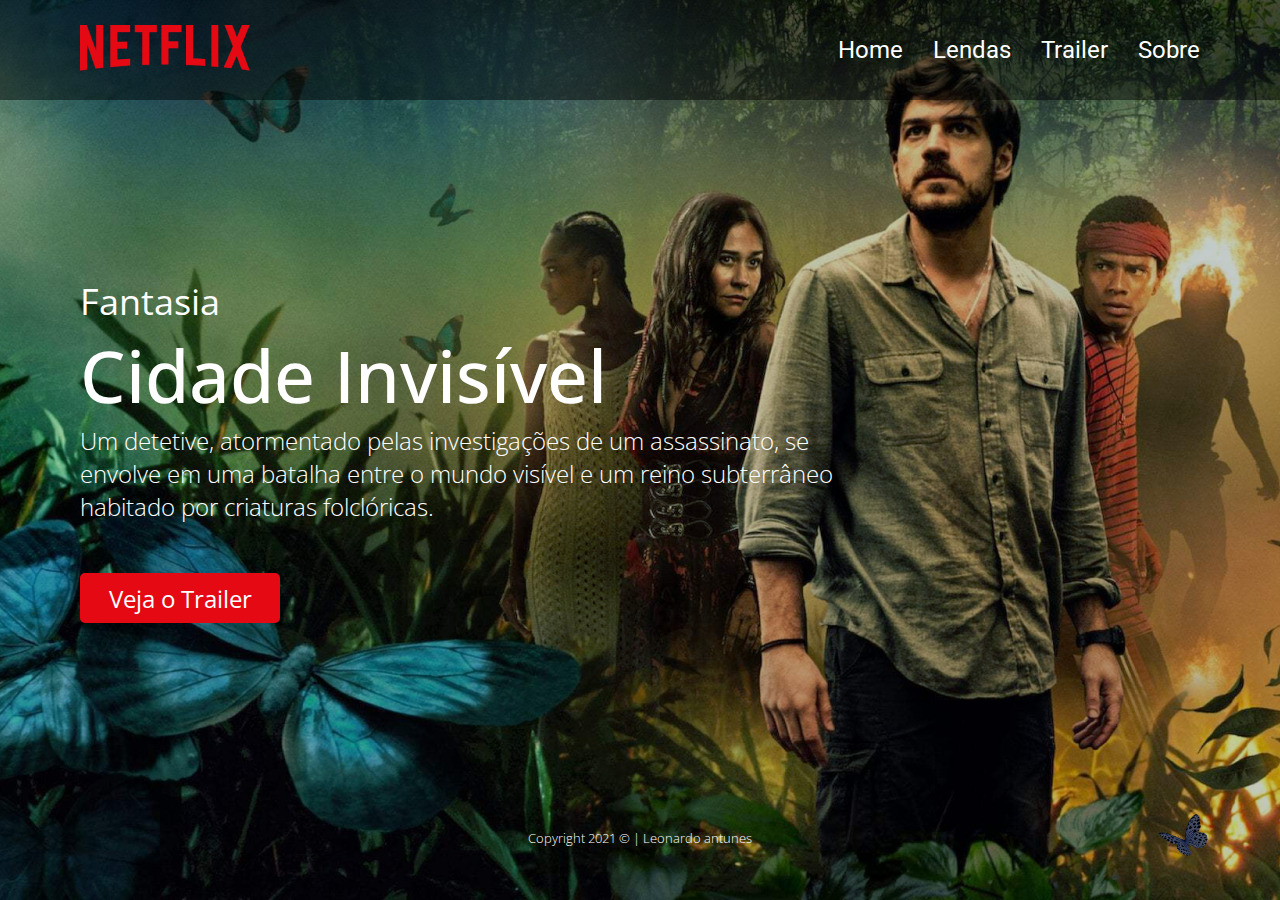
<file: index.html>
<!DOCTYPE html>
<html lang="pt-BR">
    <head>
        <meta charset="UTF-8" />
        <meta name="viewport" content="width=device-width, initial-scale=1.0" />
        <title>Cidade Invisível</title>

        <link rel="preconnect" href="https://fonts.googleapis.com" />
        <link rel="preconnect" href="https://fonts.gstatic.com" crossorigin />
        <link
            href="https://fonts.googleapis.com/css2?family=Open+Sans:ital,wght@0,300;0,400;0,700;0,800;1,300;1,400&family=Roboto:wght@100;400&display=swap"
            rel="stylesheet"
        />

        <link rel="stylesheet" href="./css/reset.css" />
        <link rel="stylesheet" href="./css/style.css" />
        <link rel="stylesheet" href="./css/header.css" />
        <link rel="stylesheet" href="./css/dropdown_menu.css" />
        <link rel="stylesheet" href="./css/home_main.css" />
        <link rel="stylesheet" href="./css/footer.css" />
        <link rel="stylesheet" href="./css/butterfly.css" />
    </head>
    <body>
        <header>
            <a class="netflix-logo" href="https://www.netflix.com/br/" target="_blank"><img src="img/netflix_logo.png" alt="Netflix" /></a>
            <nav class="menu">
                <ul class="menu_list">
                    <li>
                        <a
                            href="./index.html
                        "
                            class="menu_item"
                            >Home</a
                        >
                    </li>
                    <li class="dropdown_container">
                        <a href="" class="menu_item">Lendas</a>

                        <ul class="dropdown">
                            <li><a href="/pages/curupira/curupira.html">Curupira</a></li>
                            <li><a href="/pages/boto/boto.html">Boto</a></li>
                            <li><a href="">Cuca</a></li>
                            <li><a href="">Saci</a></li>
                        </ul>
                    </li>

                    <li><a href="https://www.youtube.com/watch?v=GodwQKNXIYk" target="_blank" class="menu_item">Trailer</a></li>
                    <li><a href="/pages/sobre/sobre.html" class="menu_item">Sobre</a></li>
                </ul>
            </nav>
        </header>

        <main>
            <h2>Fantasia</h2>
            <h1>Cidade Invisível</h1>
            <p>
                Um detetive, atormentado pelas investigações de um assassinato, se envolve em uma batalha entre o mundo visível e um reino subterrâneo
                habitado por criaturas folclóricas.
            </p>

            <a href="https://www.youtube.com/watch?v=GodwQKNXIYk" target="_blank" class="trailer-btn"> Veja o Trailer </a>
        </main>

        <footer><span>Copyright 2021 &copy; | Leonardo antunes</span></footer>

        <img src="./img/butterfly.gif" class="butterfly" />
    </body>
</html>
</file>
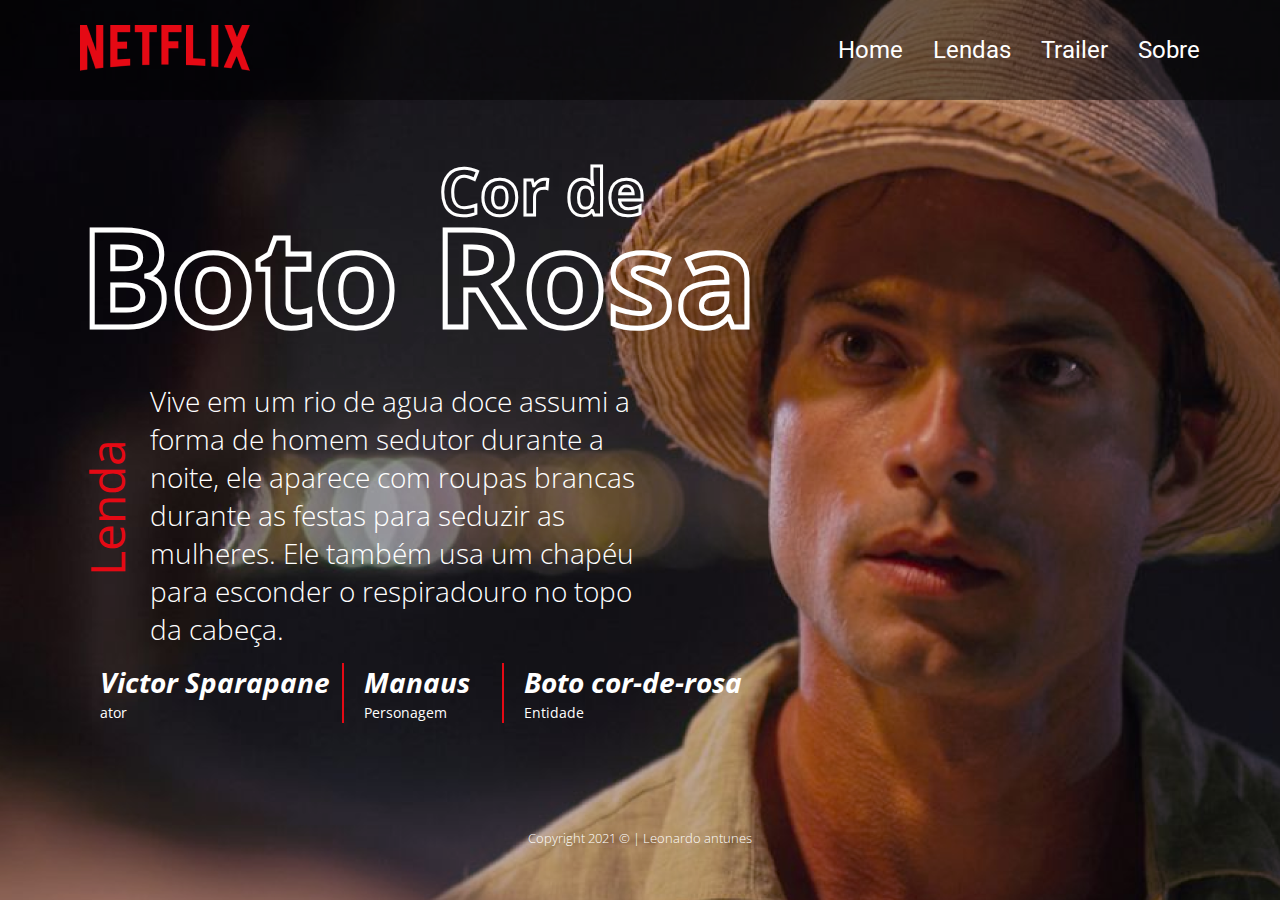
<file: pages/boto/boto.html>
<!DOCTYPE html>
<html lang="pt-BR">
    <head>
        <meta charset="UTF-8" />
        <meta name="viewport" content="width=device-width, initial-scale=1.0" />
        <title>Lendas - Boto cor-de-rosa</title>

        <link rel="preconnect" href="https://fonts.googleapis.com" />
        <link rel="preconnect" href="https://fonts.gstatic.com" crossorigin />
        <link
            href="https://fonts.googleapis.com/css2?family=Open+Sans:ital,wght@0,300;0,400;0,700;0,800;1,300;1,400&family=Roboto:wght@100;400&display=swap"
            rel="stylesheet"
        />

        <link rel="stylesheet" href="/css/reset.css" />
        <link rel="stylesheet" href="/css/header.css" />
        <link rel="stylesheet" href="/css/lendas_main.css" />
        <link rel="stylesheet" href="/css/dropdown_menu.css" />
        <link rel="stylesheet" href="/css/footer.css" />
        <link rel="stylesheet" href="./css/boto.css" />
    </head>
    <body>
        <header>
            <a class="netflix-logo" href="https://www.netflix.com/br/" target="_blank"><img src="/img/netflix_logo.png" alt="Netflix" /></a>
            <nav class="menu">
                <ul class="menu_list">
                    <li><a href="/index.html" class="menu_item">Home</a></li>
                    <li class="dropdown_container">
                        <a href="" class="menu_item">Lendas</a>

                        <ul class="dropdown">
                            <li><a href="/pages/curupira/curupira.html">Curupira</a></li>
                            <li><a href="/pages/boto/boto.html">Boto</a></li>
                            <li><a href="">Cuca</a></li>
                            <li><a href="">Saci</a></li>
                        </ul>
                    </li>

                    <li><a href="https://www.youtube.com/watch?v=GodwQKNXIYk" target="_blank" class="menu_item">Trailer</a></li>
                    <li><a href="/pages/sobre/sobre.html" class="menu_item">Sobre</a></li>
                </ul>
            </nav>
        </header>

        <main>
            <h2>
                <span>Cor de</span>
                Boto Rosa
            </h2>
            <aside><span class="lendas">Lenda</span></aside>
            <p class="desc" style="font-size: 1.75rem">
                Vive em um rio de agua doce assumi a forma de homem sedutor durante a noite, ele aparece com roupas brancas durante as festas para
                seduzir as mulheres. Ele também usa um chapéu para esconder o respiradouro no topo da cabeça.
            </p>

            <ul class="info">
                <li>
                    <h3>Victor Sparapane</h3>
                    <span>ator</span>
                </li>
                <li>
                    <h3>Manaus</h3>
                    <span>Personagem</span>
                </li>
                <li>
                    <h3>Boto cor-de-rosa</h3>
                    <span>Entidade</span>
                </li>
            </ul>
        </main>

        <footer><span>Copyright 2021 &copy; | Leonardo antunes</span></footer>
    </body>
</html>
</file>
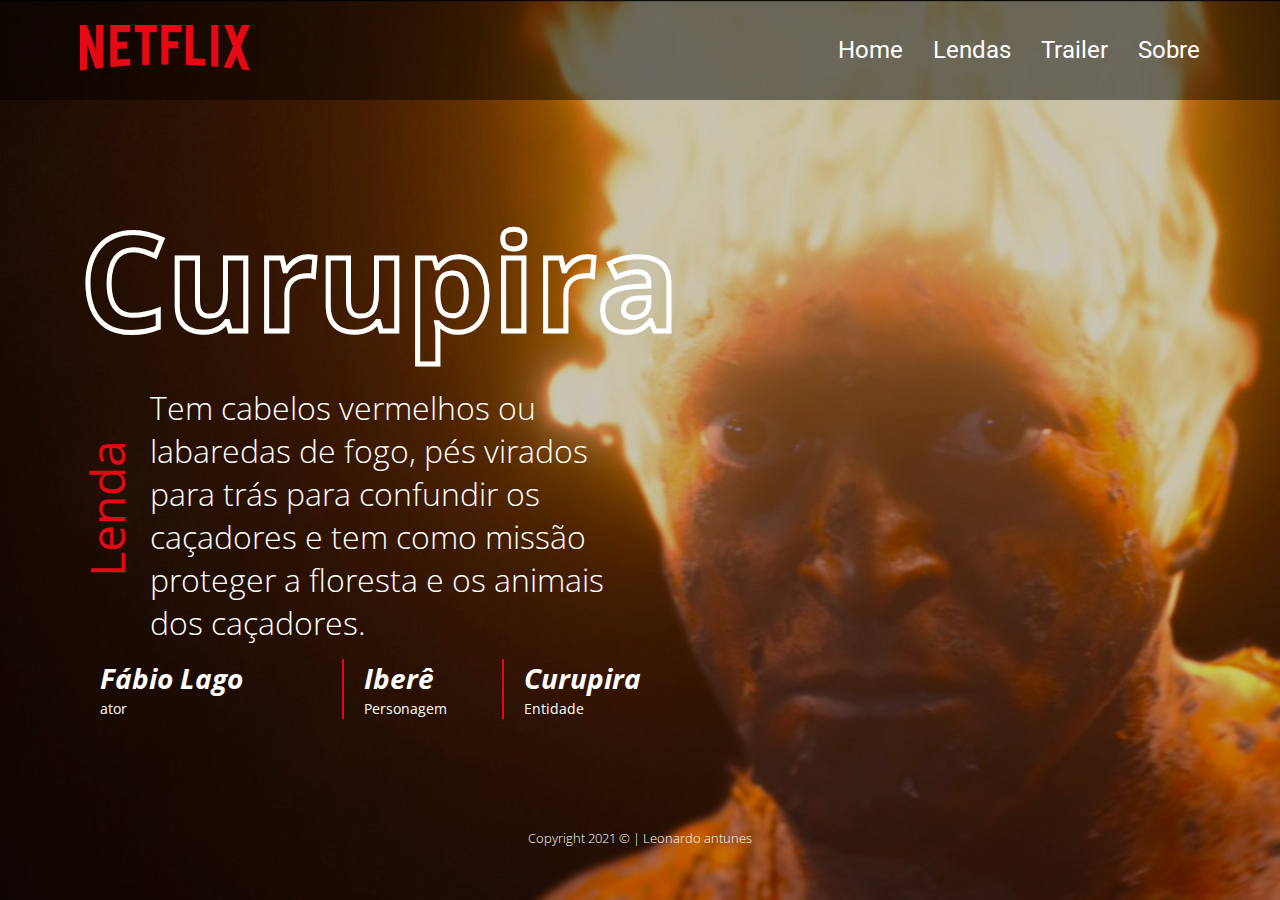
<file: pages/curupira/curupira.html>
<!DOCTYPE html>
<html lang="pt-BR">
    <head>
        <meta charset="UTF-8" />
        <meta name="viewport" content="width=device-width, initial-scale=1.0" />
        <title>Lendas - Curupira</title>

        <link rel="preconnect" href="https://fonts.googleapis.com" />
        <link rel="preconnect" href="https://fonts.gstatic.com" crossorigin />
        <link
            href="https://fonts.googleapis.com/css2?family=Open+Sans:ital,wght@0,300;0,400;0,700;0,800;1,300;1,400&family=Roboto:wght@100;400&display=swap"
            rel="stylesheet"
        />

        <link rel="stylesheet" href="/css/reset.css" />
        <link rel="stylesheet" href="./css/curupira.css" />
        <link rel="stylesheet" href="/css/header.css" />
        <link rel="stylesheet" href="/css/lendas_main.css" />
        <link rel="stylesheet" href="/css/dropdown_menu.css" />
        <link rel="stylesheet" href="/css/footer.css" />
    </head>
    <body>
        <header>
            <a class="netflix-logo" href="https://www.netflix.com/br/" target="_blank"><img src="/img/netflix_logo.png" alt="Netflix" /></a>
            <nav class="menu">
                <ul class="menu_list">
                    <li><a href="/index.html" class="menu_item">Home</a></li>
                    <li class="dropdown_container">
                        <a href="" class="menu_item">Lendas</a>

                        <ul class="dropdown">
                            <li><a href="/pages/curupira/curupira.html">Curupira</a></li>
                            <li><a href="/pages/boto/boto.html">Boto</a></li>
                            <li><a href="">Cuca</a></li>
                            <li><a href="">Saci</a></li>
                        </ul>
                    </li>

                    <li><a href="https://www.youtube.com/watch?v=GodwQKNXIYk" target="_blank" class="menu_item">Trailer</a></li>
                    <li><a href="/pages/sobre/sobre.html" class="menu_item">Sobre</a></li>
                </ul>
            </nav>
        </header>

        <main>
            <h2>Curupira</h2>
            <aside><span class="lendas">Lenda</span></aside>
            <p class="desc">
                Tem cabelos vermelhos ou labaredas de fogo, pés virados para trás para confundir os caçadores e tem como missão proteger a floresta e
                os animais dos caçadores.
            </p>

            <ul class="info">
                <li>
                    <h3>Fábio Lago</h3>
                    <span>ator</span>
                </li>
                <li>
                    <h3>Iberê</h3>
                    <span>Personagem</span>
                </li>
                <li>
                    <h3>Curupira</h3>
                    <span>Entidade</span>
                </li>
            </ul>
        </main>

        <footer><span>Copyright 2021 &copy; | Leonardo antunes</span></footer>
    </body>
</html>
</file>
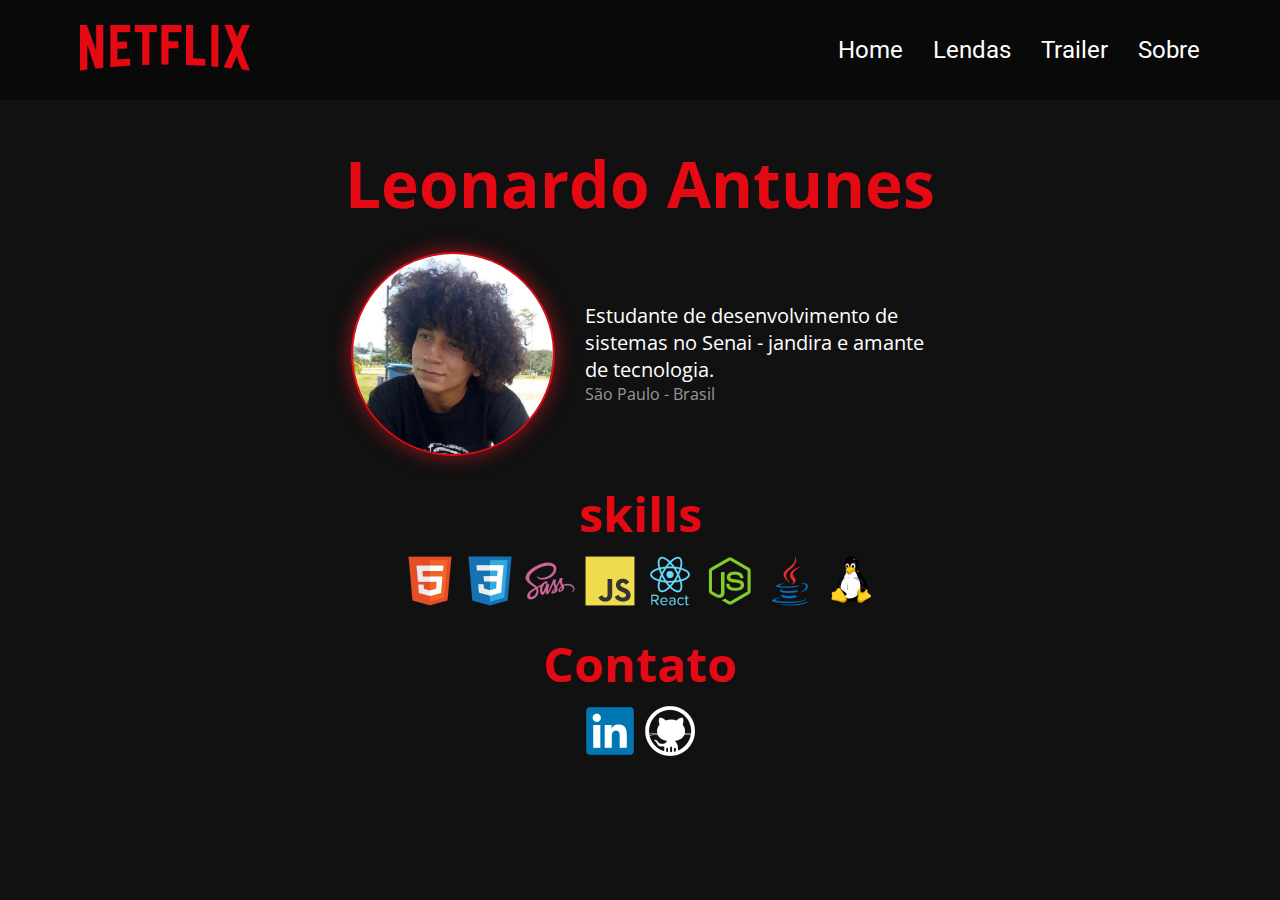
<file: pages/sobre/sobre.html>
<!DOCTYPE html>
<html lang="en">
    <head>
        <meta charset="UTF-8" />
        <meta name="viewport" content="width=device-width, initial-scale=1.0" />
        <title>Sobre - Leonardo Antunes</title>

        <link rel="preconnect" href="https://fonts.googleapis.com" />
        <link rel="preconnect" href="https://fonts.gstatic.com" crossorigin />
        <link
            href="https://fonts.googleapis.com/css2?family=Open+Sans:ital,wght@0,300;0,400;0,700;0,800;1,300;1,400&family=Roboto:wght@100;400&display=swap"
            rel="stylesheet"
        />

        <link rel="stylesheet" href="/css/reset.css" />
        <link rel="stylesheet" href="/css/header.css" />
        <link rel="stylesheet" href="/css/dropdown_menu.css" />
        <link rel="stylesheet" href="./css/sobre.css" />
    </head>
    <body>
        <header>
            <a class="netflix-logo" href="https://www.netflix.com/br/" target="_blank"><img src="/img/netflix_logo.png" alt="Netflix" /></a>
            <nav class="menu">
                <ul class="menu_list">
                    <li>
                        <a href="/index.html" class="menu_item">Home</a>
                    </li>
                    <li class="dropdown_container">
                        <a href="" class="menu_item">Lendas</a>

                        <ul class="dropdown">
                            <li><a href="/pages/curupira/curupira.html">Curupira</a></li>
                            <li><a href="/pages/boto/boto.html">Boto</a></li>
                            <li><a href="">Cuca</a></li>
                            <li><a href="">Saci</a></li>
                        </ul>
                    </li>

                    <li><a href="https://www.youtube.com/watch?v=GodwQKNXIYk" target="_blank" class="menu_item">Trailer</a></li>
                    <li><a href="" class="menu_item">Sobre</a></li>
                </ul>
            </nav>
        </header>

        <main class="flex_column_container">
            <h1>Leonardo Antunes</h1>
            <div class="flex_row_container">
                <img src="/img/sobre_profile.png" class="profile" />
                <div class="flex_column_container info">
                    <p>Estudante de desenvolvimento de sistemas no Senai - jandira e amante de tecnologia.</p>
                    <span>São Paulo - Brasil</span>
                </div>
            </div>

            <div class="flex_column_container">
                <h2>skills</h2>
                <div class="flex_row_container skill_container">
                    <img src="/img/skills/icon_html.png" alt="HTML" />
                    <img src="/img/skills/icon_css.png" alt="CSS" />
                    <img src="/img/skills/icon_sass.png" alt="Sass" />
                    <img src="/img/skills/icon_js.png" alt="JavaScript" />
                    <img src="/img/skills/icon_react.png" alt="ReactJs" />
                    <img src="/img/skills/icon_nodejs.png" alt="NodeJs" />
                    <img src="/img/skills/icon_java.png" alt="Java" />
                    <img src="/img/skills/icon_linux.png" alt="Linux" />
                </div>
            </div>

            <div class="flex_column_container">
                <h2>Contato</h2>
                <div class="flex_row_container contato_container">
                    <a href="https://www.linkedin.com/in/leonardo-antunes-23737b208/" target="_blank"
                        ><img src="/img/icon_linkedin.png" alt="Linkedin"
                    /></a>
                    <a href="https://github.com/Leop4rdo" target="_blank"><img src="/img/icon_github.png" alt="Github" /></a>
                </div>
            </div>
        </main>
    </body>
</html>
</file>
<file: css/style.css>
body {
    background-image: url("../img/home_bg.png");
    background-size: cover;
    background-position: right top;
    background-color: #13312c40;
    background-blend-mode: darken;

    width: 100vw;
    height: 100vh;

    display: flex;
    flex-direction: column;
    justify-content: space-between;
}
</file>
<file: css/header.css>
header {
    position: absolute;
    top: 0px;

    width: 100vw;
    height: 100px;
    background-color: #0007;

    display: flex;
    flex-direction: row;
    justify-content: space-between;
    align-items: center;

    padding: 0px 80px;
}

.menu > ul {
    display: flex;
    flex-direction: row;
    justify-content: space-between;
    gap: 30px;

    list-style: none;
}

.menu li > a {
    color: white;
    text-decoration: none;

    font-family: "Roboto", sans-serif;
    font-size: 24px;

    transition: color 0.25s ease-in-out;
}

.menu ul li a.menu_item:hover {
    color: #e50914;
}
</file>
<file: css/dropdown_menu.css>
.dropdown_container {
    position: relative;
}

.dropdown {
    position: absolute;
    width: 150px;
    display: none;
    transform: translateX(-25%);

    list-style: none;
}

.dropdown_container:hover > .dropdown {
    display: flex;

    flex-direction: column;
    opacity: 1;
}

.dropdown li:nth-child(1) {
    margin-top: 40px;
}

.dropdown > li {
    background-color: #0006;
    width: 150px;
    height: 40px;

    display: flex;
    flex-direction: column;
    justify-content: center;

    padding-left: 20px;

    transition: background 0.25s ease-in-out;
}

.dropdown > li:hover {
    background-color: #e50914;
}

.dropdown li a {
    color: white;
    text-decoration: none;

    font-family: "Roboto", sans-serif;
    font-size: 24px;
}
</file>
<file: css/home_main.css>
main {
    flex-grow: 1;

    font-family: "Open Sans", sans-serif;
    color: white;

    display: flex;
    flex-direction: column;
    justify-content: center;

    padding: 0px 80px;
}

main h2 {
    font-size: 2.25rem;
    font-weight: 400;
}

main h1 {
    font-size: 4.5rem;
    font-weight: 500;
}

main p {
    width: 800px;
    font-size: 1.5rem;

    font-weight: 100;
}

main a.trailer-btn {
    width: 200px;
    height: 50px;
    margin-top: 50px;

    display: flex;
    justify-content: center;
    align-items: center;

    background-color: #e50914;

    border-radius: 5px;
    border-color: #e50914;
    border-width: 2px;
    border-style: solid;

    color: white;
    text-decoration: none;
    font-size: 1.5rem;

    transition: color 0.5s ease-in-out;
    transition: background 0.25s ease-in-out;
}

main a.trailer-btn:hover {
    background-color: #000000;
    color: #e50914;
}
</file>
<file: css/footer.css>
footer {
    width: 100vw;
    height: 75px;

    position: absolute;
    bottom: 25px;

    display: flex;
    justify-content: center;
    align-items: center;

    color: white;
    font-family: "Open Sans", sans-serif;
    font-weight: 100;
    font-size: 0.8rem;
}
</file>
<file: css/butterfly.css>
.butterfly {
    position: absolute;

    width: 60px;

    top: 90vh;
    left: 90vw;

    filter: brightness(0.4);
}
</file>
<file: css/lendas_main.css>
main {
    /* width: 800px; */
    padding: 0px 80px;

    font-family: "Open Sans", sans-serif;
    color: white;

    display: grid;
    grid-template-columns: 70px 1fr;
    grid-template-rows: 200px 1fr 70px;
}

main h2 {
    -webkit-text-stroke-width: 5px;
    -webkit-text-stroke-color: white;
    font-size: 8.5rem;
    color: transparent;

    grid-column-start: 1;
    grid-column-end: 3;
    grid-row: 1;
}

main aside {
    grid-column: 1;
    grid-row-start: 2;
    grid-row-end: 3;
    position: relative;
}

main aside span.lendas {
    position: absolute;
    top: 35%;
    left: -60%;

    color: #e50914;
    font-size: 3rem;

    transform: rotate(-90deg);
}

main p {
    grid-column-start: 2;
    grid-column-end: 3;

    grid-row: 2;

    width: 500px;
    font-size: 2rem;

    font-weight: 100;
}

main .info {
    list-style: none;

    grid-row: 3;
    grid-column-start: 1;
    grid-column-end: 3;

    width: 800px;
    margin-top: 20px;

    display: flex;
    flex-direction: row;
    justify-content: left;
    align-items: center;
}

main .info li {
    padding-left: 20px;
    border-right-style: solid;
    border-right-color: #e50914;
    border-right-width: 2px;

    width: 33%;
}

main .info li:nth-child(2) {
    width: 20%;
}

main .info li:nth-child(3) {
    border-right-style: none;
}

main .info li h3 {
    font-style: italic;
    font-size: 1.75rem;
}

main .info li span {
    font-size: 0.9rem;
}
</file>
<file: pages/boto/css/boto.css>
body {
    background-image: url("/img/lendas_boto_bg.png");
    background-size: cover;
    background-position: center;
    background-color: #521e3740;
    background-blend-mode: darken;

    width: 100vw;
    height: 100vh;

    display: flex;
    flex-direction: column;
    justify-content: center;
}

main > h2 {
    position: relative;
    width: 800px;
}

main > h2 > span {
    position: absolute;
    right: 235px;
    top: -35px;

    -webkit-text-stroke-width: 3px;
    -webkit-text-stroke-color: white;
    font-size: 4rem;
    color: transparent;
}
</file>
<file: pages/curupira/css/curupira.css>
body {
    background-image: url("/img/lendas_curupira_bg.png");
    background-size: cover;
    background-position: center;
    background-color: #2f121240;
    background-blend-mode: darken;

    width: 100vw;
    height: 100vh;

    display: flex;
    flex-direction: column;
    justify-content: center;
}
</file>
<file: pages/sobre/css/sobre.css>
body {
    width: 100vw;
    height: 100vh;

    background-color: #111;

    color: white;

    display: flex;
    flex-direction: column;
    justify-content: center;
    align-items: center;

    font-family: "Open Sans", sans-serif;
    color: white;
}

main {
    justify-content: center;
    align-items: center;
    gap: 25px;
}

.flex_column_container {
    display: flex;
    flex-direction: column;
    justify-content: center;
}

.flex_row_container {
    display: flex;
    flex-direction: row;
    justify-content: center;
}

main .profile {
    border-style: solid;
    border-radius: 100%;
    border-color: #e50914;
    border-width: 2px;

    box-shadow: 0px 0px 20px #f11b269a;
}

main .info {
    width: 350px;
    margin-left: 25px;
}

main .info p {
    font-size: 1.25rem;
}

main .info span {
    color: #999;
}

main h1 {
    font-size: 4rem;
    color: #e50914;
}

main h2 {
    font-size: 3rem;
    color: #e50914;
    text-align: center;
    margin-bottom: 10px;
}

main .flex_row_container img {
    margin: 0px 5px;
}
</file>
